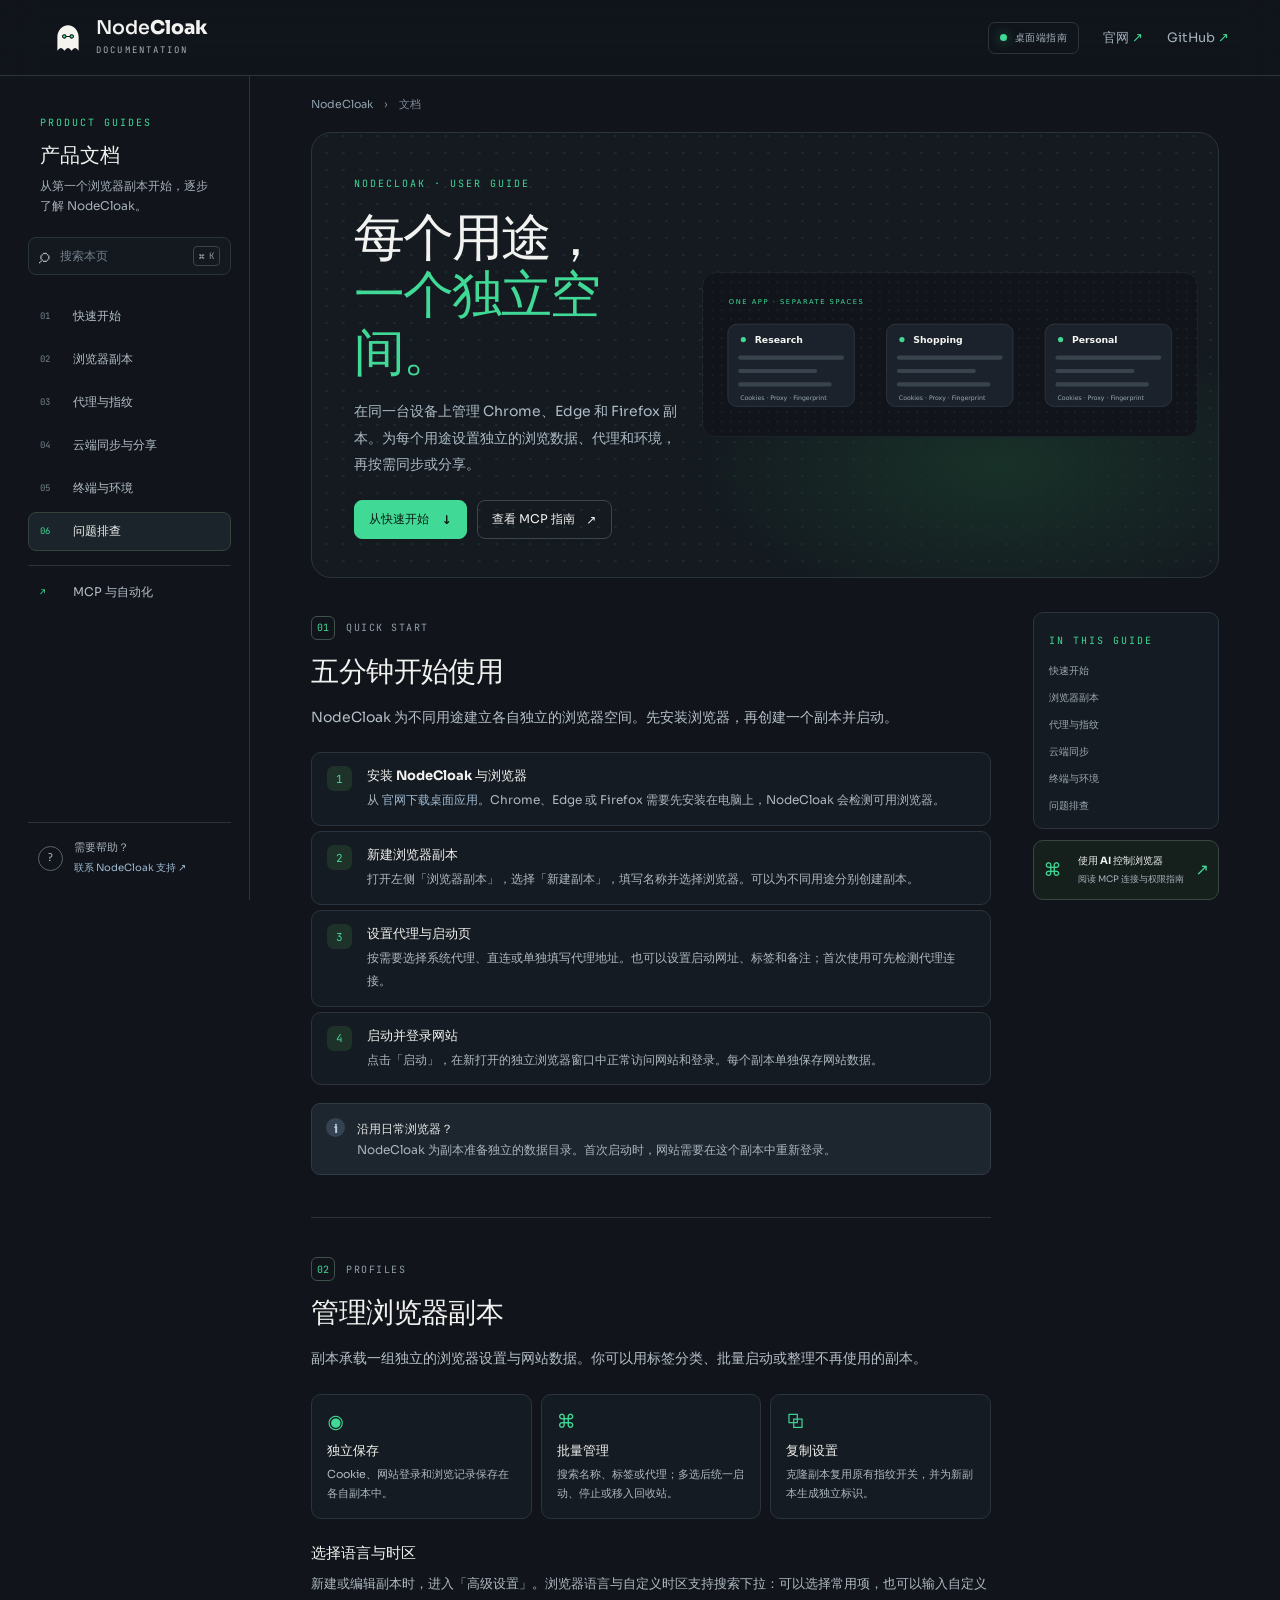
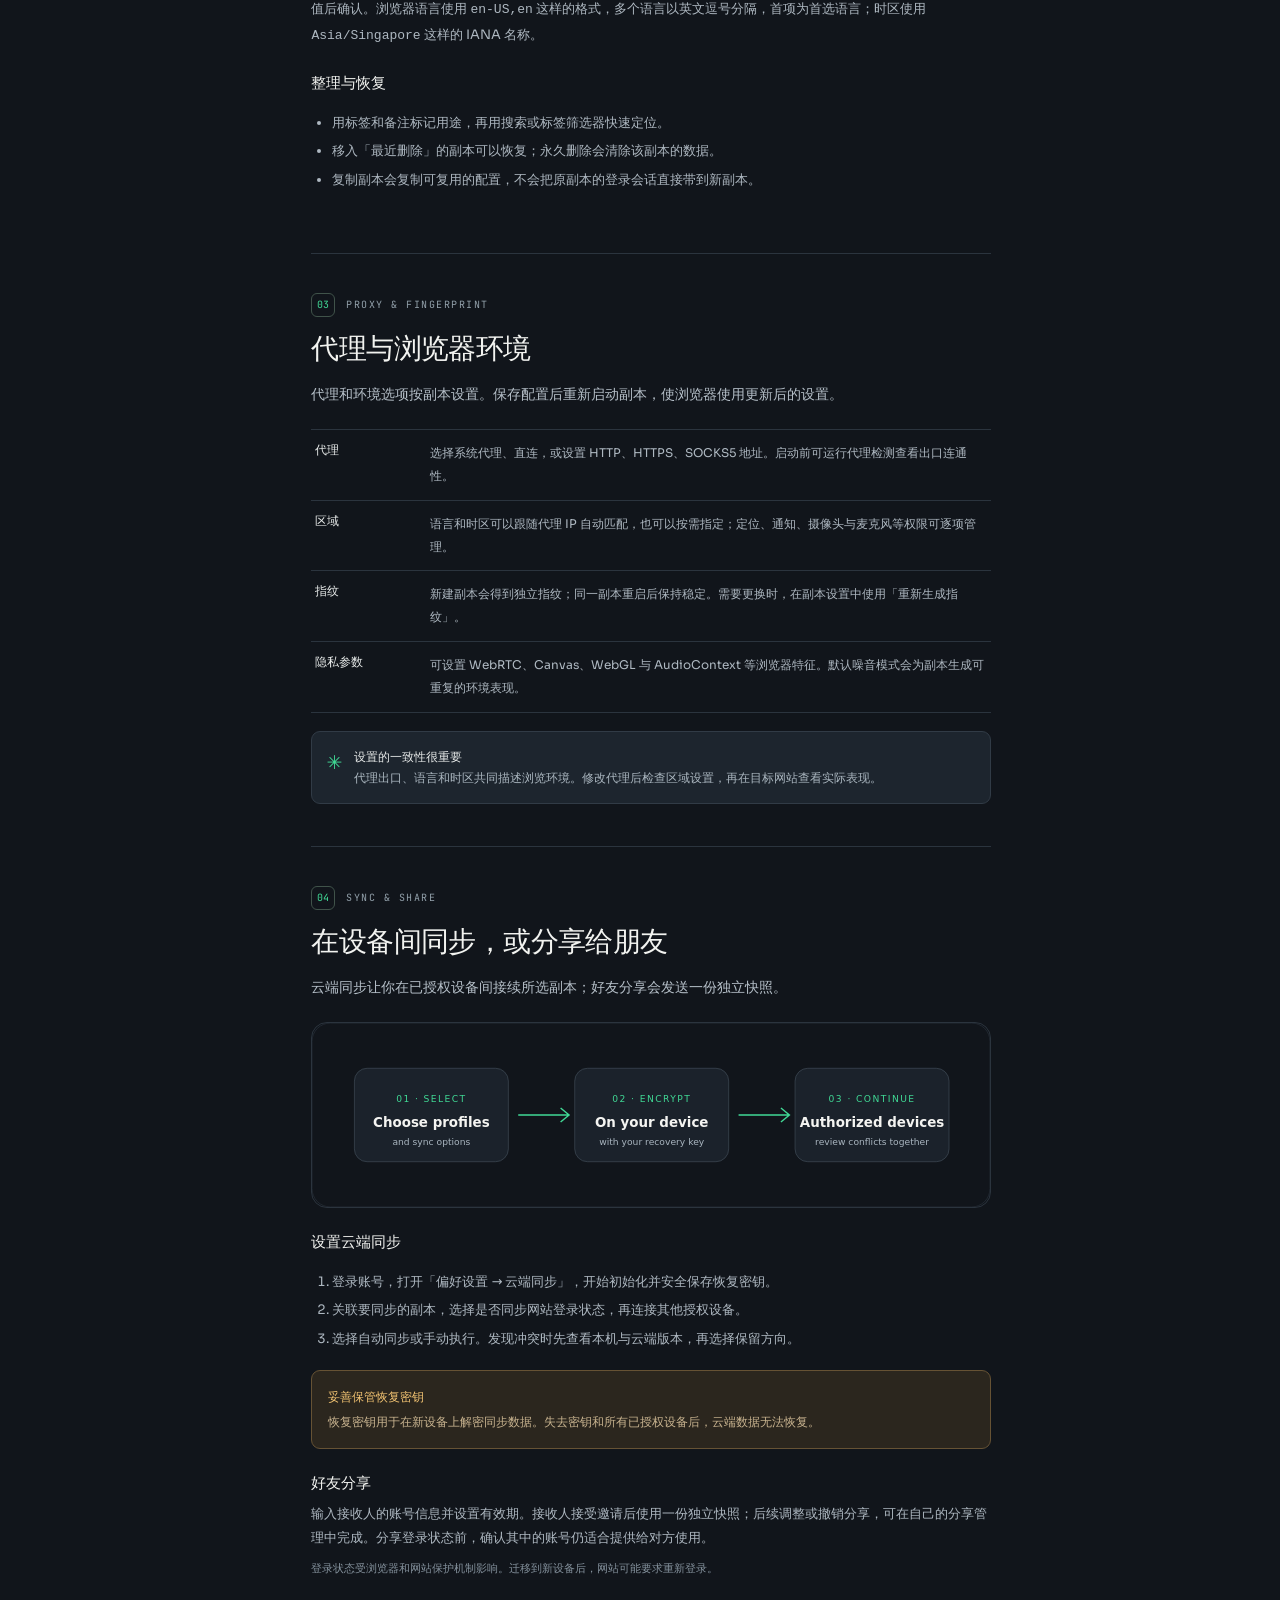
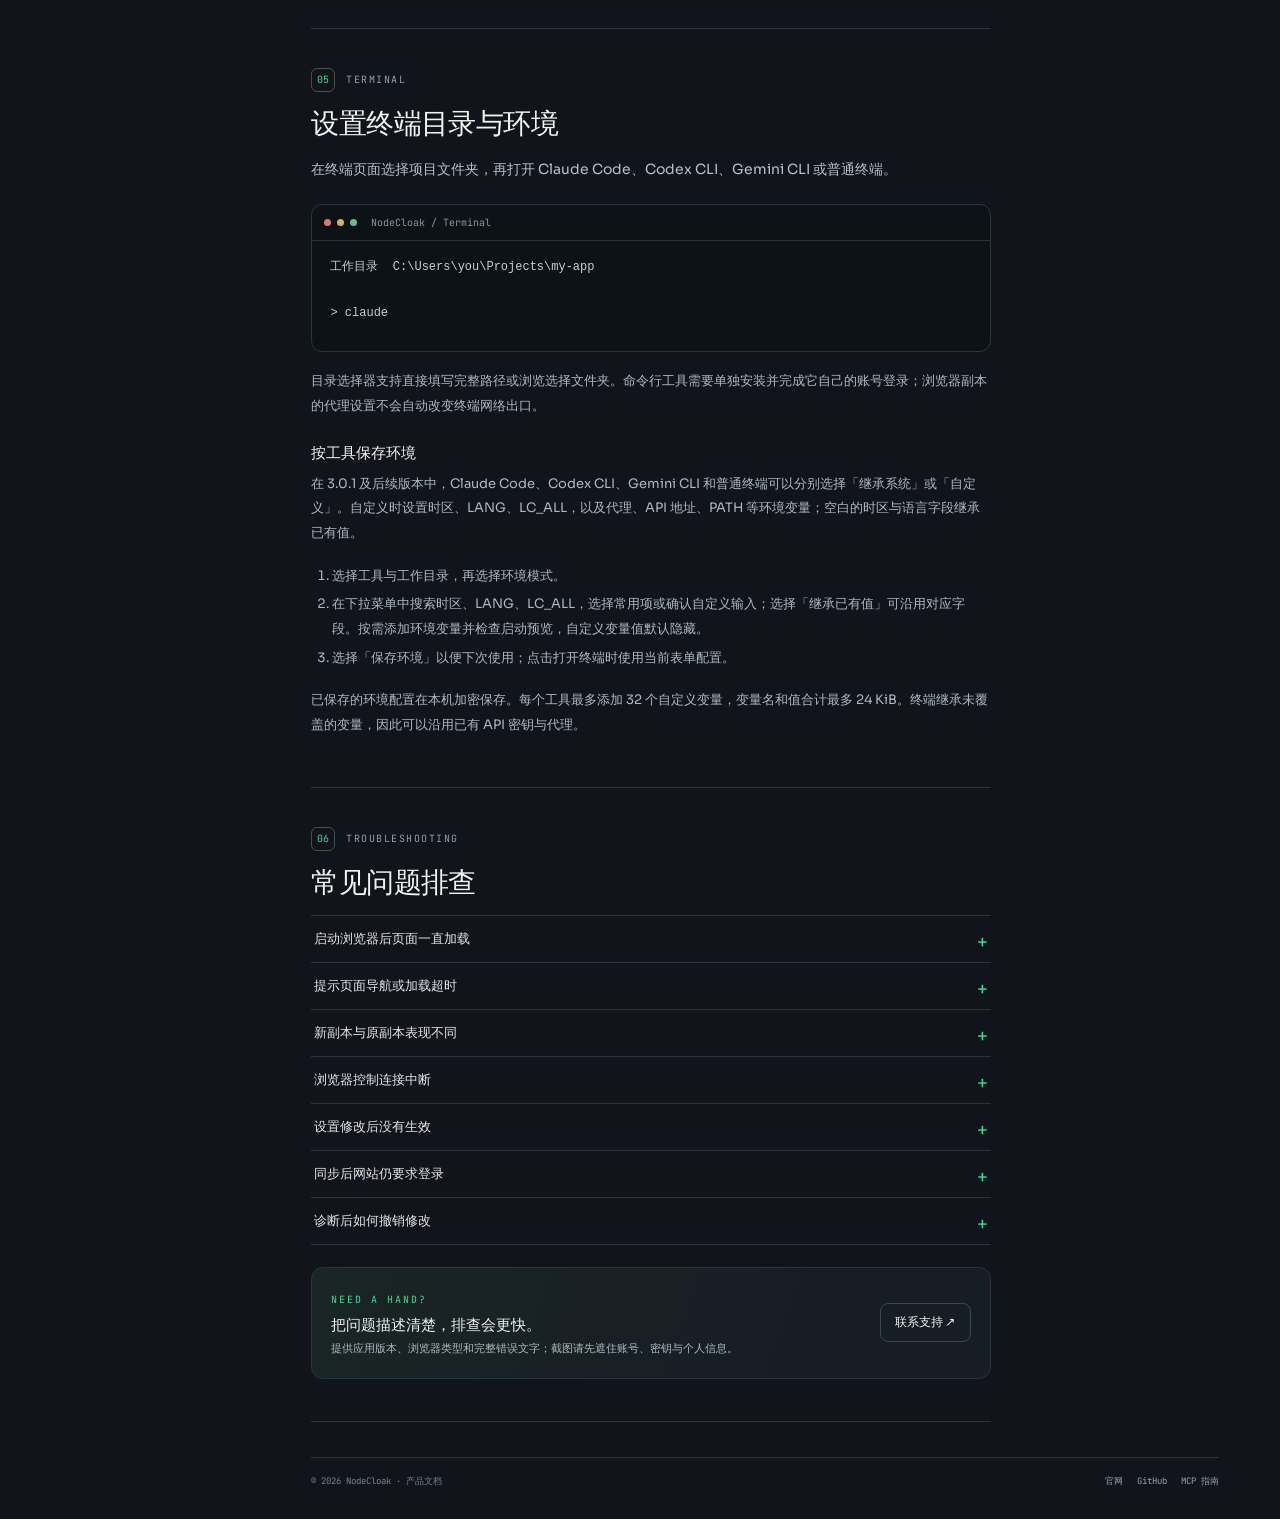
<file: index.html>
<!doctype html>
<html lang="zh-CN">
<head>
  <meta charset="utf-8">
  <meta name="viewport" content="width=device-width, initial-scale=1">
  <meta name="theme-color" content="#11151b">
  <meta name="description" content="NodeCloak 官方产品文档：浏览器副本、代理、指纹、云端同步、终端与常见问题。">
  <title>NodeCloak 文档 · 独立空间，自在浏览</title>
  <link rel="icon" type="image/svg+xml" href="assets/logo.svg">
  <link rel="stylesheet" href="assets/docs.css">
  <script defer src="assets/docs.js"></script>
</head>
<body>
  <a class="skip" href="#content">跳到文档</a>
  <header class="topbar">
    <a class="brand" href="index.html" aria-label="NodeCloak 文档首页"><img src="assets/logo.svg" alt=""><span>Node<span class="brand-strong">Cloak</span><small>DOCUMENTATION</small></span></a>
    <div class="top-actions"><span class="version"><i></i> 桌面端指南</span><a class="top-link" href="https://nodecloak.com/" rel="noopener">官网 <span aria-hidden="true">↗</span></a><a class="top-link github" href="https://github.com/nodecloak/nodecloak-docs" rel="noopener">GitHub <span aria-hidden="true">↗</span></a><button class="menu-button" type="button" aria-expanded="false" aria-controls="sidebar">目录</button></div>
  </header>
  <div class="layout">
    <aside class="sidebar" id="sidebar" aria-label="文档目录">
      <div class="sidebar-intro"><span class="eyebrow">PRODUCT GUIDES</span><h2>产品文档</h2><p>从第一个浏览器副本开始，逐步了解 NodeCloak。</p></div>
      <label class="search"><span aria-hidden="true">⌕</span><input id="doc-search" type="search" placeholder="搜索本页" aria-label="搜索文档"><kbd>⌘ K</kbd></label>
      <nav class="side-nav">
        <a class="active" href="#start"><span>01</span>快速开始</a>
        <a href="#profiles"><span>02</span>浏览器副本</a>
        <a href="#proxy"><span>03</span>代理与指纹</a>
        <a href="#sync"><span>04</span>云端同步与分享</a>
        <a href="#terminal"><span>05</span>终端与环境</a>
        <a href="#troubleshooting"><span>06</span>问题排查</a>
        <a class="mcp-nav" href="mcp.html"><span>↗</span>MCP 与自动化</a>
      </nav>
      <div class="sidebar-bottom"><div class="help-mark">?</div><p>需要帮助？<br><a href="https://nodecloak.com/contact/">联系 NodeCloak 支持 ↗</a></p></div>
    </aside>
    <main id="content" class="content">
      <div class="crumb"><a href="https://nodecloak.com/">NodeCloak</a><span>›</span><span>文档</span></div>
      <section class="hero searchable" data-search="文档指南快速开始 browser profile setup guide">
        <div class="hero-copy"><span class="eyebrow">NODECLOAK · USER GUIDE</span><h1>每个用途，<br><em>一个独立空间。</em></h1><p>在同一台设备上管理 Chrome、Edge 和 Firefox 副本。为每个用途设置独立的浏览数据、代理和环境，再按需同步或分享。</p><div class="hero-actions"><a class="button primary" href="#start">从快速开始 <span>↓</span></a><a class="button quiet" href="mcp.html">查看 MCP 指南 <span>↗</span></a></div></div>
        <div class="hero-art"><img src="assets/profile-isolation.svg" alt="研究、购物和个人用途的浏览器副本各自保存浏览数据、代理和指纹设置"></div>
      </section>
      <div class="article-grid">
        <article class="article">
          <section id="start" class="doc-section searchable" data-search="快速开始 安装 新建副本 浏览器 Chrome Edge Firefox 代理 启动">
            <div class="section-kicker"><span>01</span> QUICK START</div><h2>五分钟开始使用</h2><p class="intro">NodeCloak 为不同用途建立各自独立的浏览器空间。先安装浏览器，再创建一个副本并启动。</p>
            <div class="steps">
              <div class="step"><b>1</b><div><h3>安装 NodeCloak 与浏览器</h3><p>从 <a href="https://nodecloak.com/#download">官网下载桌面应用</a>。Chrome、Edge 或 Firefox 需要先安装在电脑上，NodeCloak 会检测可用浏览器。</p></div></div>
              <div class="step"><b>2</b><div><h3>新建浏览器副本</h3><p>打开左侧「浏览器副本」，选择「新建副本」，填写名称并选择浏览器。可以为不同用途分别创建副本。</p></div></div>
              <div class="step"><b>3</b><div><h3>设置代理与启动页</h3><p>按需要选择系统代理、直连或单独填写代理地址。也可以设置启动网址、标签和备注；首次使用可先检测代理连接。</p></div></div>
              <div class="step"><b>4</b><div><h3>启动并登录网站</h3><p>点击「启动」，在新打开的独立浏览器窗口中正常访问网站和登录。每个副本单独保存网站数据。</p></div></div>
            </div>
            <figure class="note"><span class="note-icon">i</span><figcaption><strong>沿用日常浏览器？</strong><br>NodeCloak 为副本准备独立的数据目录。首次启动时，网站需要在这个副本中重新登录。</figcaption></figure>
          </section>
          <section id="profiles" class="doc-section searchable" data-search="浏览器副本 管理 批量 删除 标签 复制 启动 克隆 独立 数据">
            <div class="section-kicker"><span>02</span> PROFILES</div><h2>管理浏览器副本</h2><p class="intro">副本承载一组独立的浏览器设置与网站数据。你可以用标签分类、批量启动或整理不再使用的副本。</p>
            <div class="card-row"><div class="info-card"><span class="card-symbol">◉</span><h3>独立保存</h3><p>Cookie、网站登录和浏览记录保存在各自副本中。</p></div><div class="info-card"><span class="card-symbol">⌘</span><h3>批量管理</h3><p>搜索名称、标签或代理；多选后统一启动、停止或移入回收站。</p></div><div class="info-card"><span class="card-symbol">⧉</span><h3>复制设置</h3><p>克隆副本复用原有指纹开关，并为新副本生成独立标识。</p></div></div>
            <h3>选择语言与时区</h3><p>新建或编辑副本时，进入「高级设置」。浏览器语言与自定义时区支持搜索下拉：可以选择常用项，也可以输入自定义值后确认。浏览器语言使用 <code>en-US,en</code> 这样的格式，多个语言以英文逗号分隔，首项为首选语言；时区使用 <code>Asia/Singapore</code> 这样的 IANA 名称。</p>
            <h3>整理与恢复</h3><ul><li>用标签和备注标记用途，再用搜索或标签筛选器快速定位。</li><li>移入「最近删除」的副本可以恢复；永久删除会清除该副本的数据。</li><li>复制副本会复制可复用的配置，不会把原副本的登录会话直接带到新副本。</li></ul>
          </section>
          <section id="proxy" class="doc-section searchable" data-search="代理 指纹 fingerprint 随机 噪音 WebRTC 时区 语言 权限 定位 Canvas WebGL">
            <div class="section-kicker"><span>03</span> PROXY & FINGERPRINT</div><h2>代理与浏览器环境</h2><p class="intro">代理和环境选项按副本设置。保存配置后重新启动副本，使浏览器使用更新后的设置。</p>
            <div class="setting-list"><div><b>代理</b><p>选择系统代理、直连，或设置 HTTP、HTTPS、SOCKS5 地址。启动前可运行代理检测查看出口连通性。</p></div><div><b>区域</b><p>语言和时区可以跟随代理 IP 自动匹配，也可以按需指定；定位、通知、摄像头与麦克风等权限可逐项管理。</p></div><div><b>指纹</b><p>新建副本会得到独立指纹；同一副本重启后保持稳定。需要更换时，在副本设置中使用「重新生成指纹」。</p></div><div><b>隐私参数</b><p>可设置 WebRTC、Canvas、WebGL 与 AudioContext 等浏览器特征。默认噪音模式会为副本生成可重复的环境表现。</p></div></div>
            <figure class="callout"><span>✳</span><figcaption><strong>设置的一致性很重要</strong><br>代理出口、语言和时区共同描述浏览环境。修改代理后检查区域设置，再在目标网站查看实际表现。</figcaption></figure>
          </section>
          <section id="sync" class="doc-section searchable" data-search="云端同步 恢复密钥 设备 冲突 分享 加密 recovery key session">
            <div class="section-kicker"><span>04</span> SYNC & SHARE</div><h2>在设备间同步，或分享给朋友</h2><p class="intro">云端同步让你在已授权设备间接续所选副本；好友分享会发送一份独立快照。</p>
            <figure class="diagram"><img src="assets/sync-flow.svg" alt="选择副本后在本机加密，再同步到已授权设备"></figure>
            <h3>设置云端同步</h3><ol><li>登录账号，打开「偏好设置 → 云端同步」，开始初始化并安全保存恢复密钥。</li><li>关联要同步的副本，选择是否同步网站登录状态，再连接其他授权设备。</li><li>选择自动同步或手动执行。发现冲突时先查看本机与云端版本，再选择保留方向。</li></ol>
            <div class="warning"><b>妥善保管恢复密钥</b><p>恢复密钥用于在新设备上解密同步数据。失去密钥和所有已授权设备后，云端数据无法恢复。</p></div>
            <h3>好友分享</h3><p>输入接收人的账号信息并设置有效期。接收人接受邀请后使用一份独立快照；后续调整或撤销分享，可在自己的分享管理中完成。分享登录状态前，确认其中的账号仍适合提供给对方使用。</p>
            <p class="muted">登录状态受浏览器和网站保护机制影响。迁移到新设备后，网站可能要求重新登录。</p>
          </section>
          <section id="terminal" class="doc-section searchable" data-search="终端 工作目录 Claude Code Codex Gemini CLI 文件夹">
            <div class="section-kicker"><span>05</span> TERMINAL</div><h2>设置终端目录与环境</h2><p class="intro">在终端页面选择项目文件夹，再打开 Claude Code、Codex CLI、Gemini CLI 或普通终端。</p>
            <div class="terminal-card"><div class="terminal-bar"><i></i><i></i><i></i><span>NodeCloak / Terminal</span></div><pre><code>工作目录  C:\Users\you\Projects\my-app

&gt; claude
</code></pre></div>
            <p>目录选择器支持直接填写完整路径或浏览选择文件夹。命令行工具需要单独安装并完成它自己的账号登录；浏览器副本的代理设置不会自动改变终端网络出口。</p>
            <h3>按工具保存环境</h3><p>在 3.0.1 及后续版本中，Claude Code、Codex CLI、Gemini CLI 和普通终端可以分别选择「继承系统」或「自定义」。自定义时设置时区、LANG、LC_ALL，以及代理、API 地址、PATH 等环境变量；空白的时区与语言字段继承已有值。</p><ol><li>选择工具与工作目录，再选择环境模式。</li><li>在下拉菜单中搜索时区、LANG、LC_ALL，选择常用项或确认自定义输入；选择「继承已有值」可沿用对应字段。按需添加环境变量并检查启动预览，自定义变量值默认隐藏。</li><li>选择「保存环境」以便下次使用；点击打开终端时使用当前表单配置。</li></ol><p>已保存的环境配置在本机加密保存。每个工具最多添加 32 个自定义变量，变量名和值合计最多 24 KiB。终端继承未覆盖的变量，因此可以沿用已有 API 密钥与代理。</p>
          </section>
          <section id="troubleshooting" class="doc-section searchable" data-search="问题排查 超时 报错 页面跳转 浏览器启动 代理 更新 日志 修复">
            <div class="section-kicker"><span>06</span> TROUBLESHOOTING</div><h2>常见问题排查</h2>
            <details><summary>启动浏览器后页面一直加载</summary><p>检查代理地址、端口和认证信息，运行代理检测；再确认本机网络可访问目标网站。可先用直连测试，区分浏览器与代理连接问题。</p></details>
            <details><summary>提示页面导航或加载超时</summary><p>网页可能加载缓慢、跳转到其他域名，或等待了较长的第三方资源。确认目标地址能够在普通浏览器打开，再重试；如果浏览器副本窗口仍在，可以直接检查页面实际状态。</p></details>
            <details><summary>新副本与原副本表现不同</summary><p>新副本使用独立的 Cookie、网站存储和指纹，网站会把它当作一个新环境。按需重新登录，并检查副本的代理、语言、时区和权限。</p></details>
            <details><summary>浏览器控制连接中断</summary><p>3.0.1 会先尝试恢复控制连接，正常关闭浏览器时更新副本状态。Firefox 恢复失败时按提示重启副本。查看实际页面后再重试未完成的操作。需要排查时，可在副本数据目录查看 nodecloak-control.jsonl 错误记录。</p></details>
            <details><summary>设置修改后没有生效</summary><p>先停止正在运行的副本，再启动一次。部分浏览器参数只会在浏览器启动时读取。</p></details>
            <details><summary>同步后网站仍要求登录</summary><p>部分网站登录数据受设备密钥或浏览器策略保护。确认已启用登录状态同步，然后按网站提示重新验证。</p></details>
            <details><summary>诊断后如何撤销修改</summary><p>在「修复记录」查看可恢复的系统设置快照，并按记录还原。应用更新与个人配置可在偏好设置中查看。</p></details>
            <div class="support-card"><div><span class="eyebrow">NEED A HAND?</span><h3>把问题描述清楚，排查会更快。</h3><p>提供应用版本、浏览器类型和完整错误文字；截图请先遮住账号、密钥与个人信息。</p></div><a class="button quiet" href="https://nodecloak.com/contact/">联系支持 ↗</a></div>
          </section>
          <div class="empty-state" hidden>没有找到匹配内容。试试“代理”“同步”或“MCP”。</div>
        </article>
        <aside class="right-rail"><div class="rail-card"><span class="eyebrow">IN THIS GUIDE</span><nav><a href="#start">快速开始</a><a href="#profiles">浏览器副本</a><a href="#proxy">代理与指纹</a><a href="#sync">云端同步</a><a href="#terminal">终端与环境</a><a href="#troubleshooting">问题排查</a></nav></div><a class="mcp-card" href="mcp.html"><span class="mcp-icon">⌘</span><span><b>使用 AI 控制浏览器</b><small>阅读 MCP 连接与权限指南</small></span><span class="arrow">↗</span></a></aside>
      </div>
      <footer class="doc-footer"><span>© 2026 NodeCloak · 产品文档</span><span><a href="https://nodecloak.com/">官网</a><a href="https://github.com/nodecloak/nodecloak-docs">GitHub</a><a href="mcp.html">MCP 指南</a></span></footer>
    </main>
  </div>
</body>
</html>
</file>
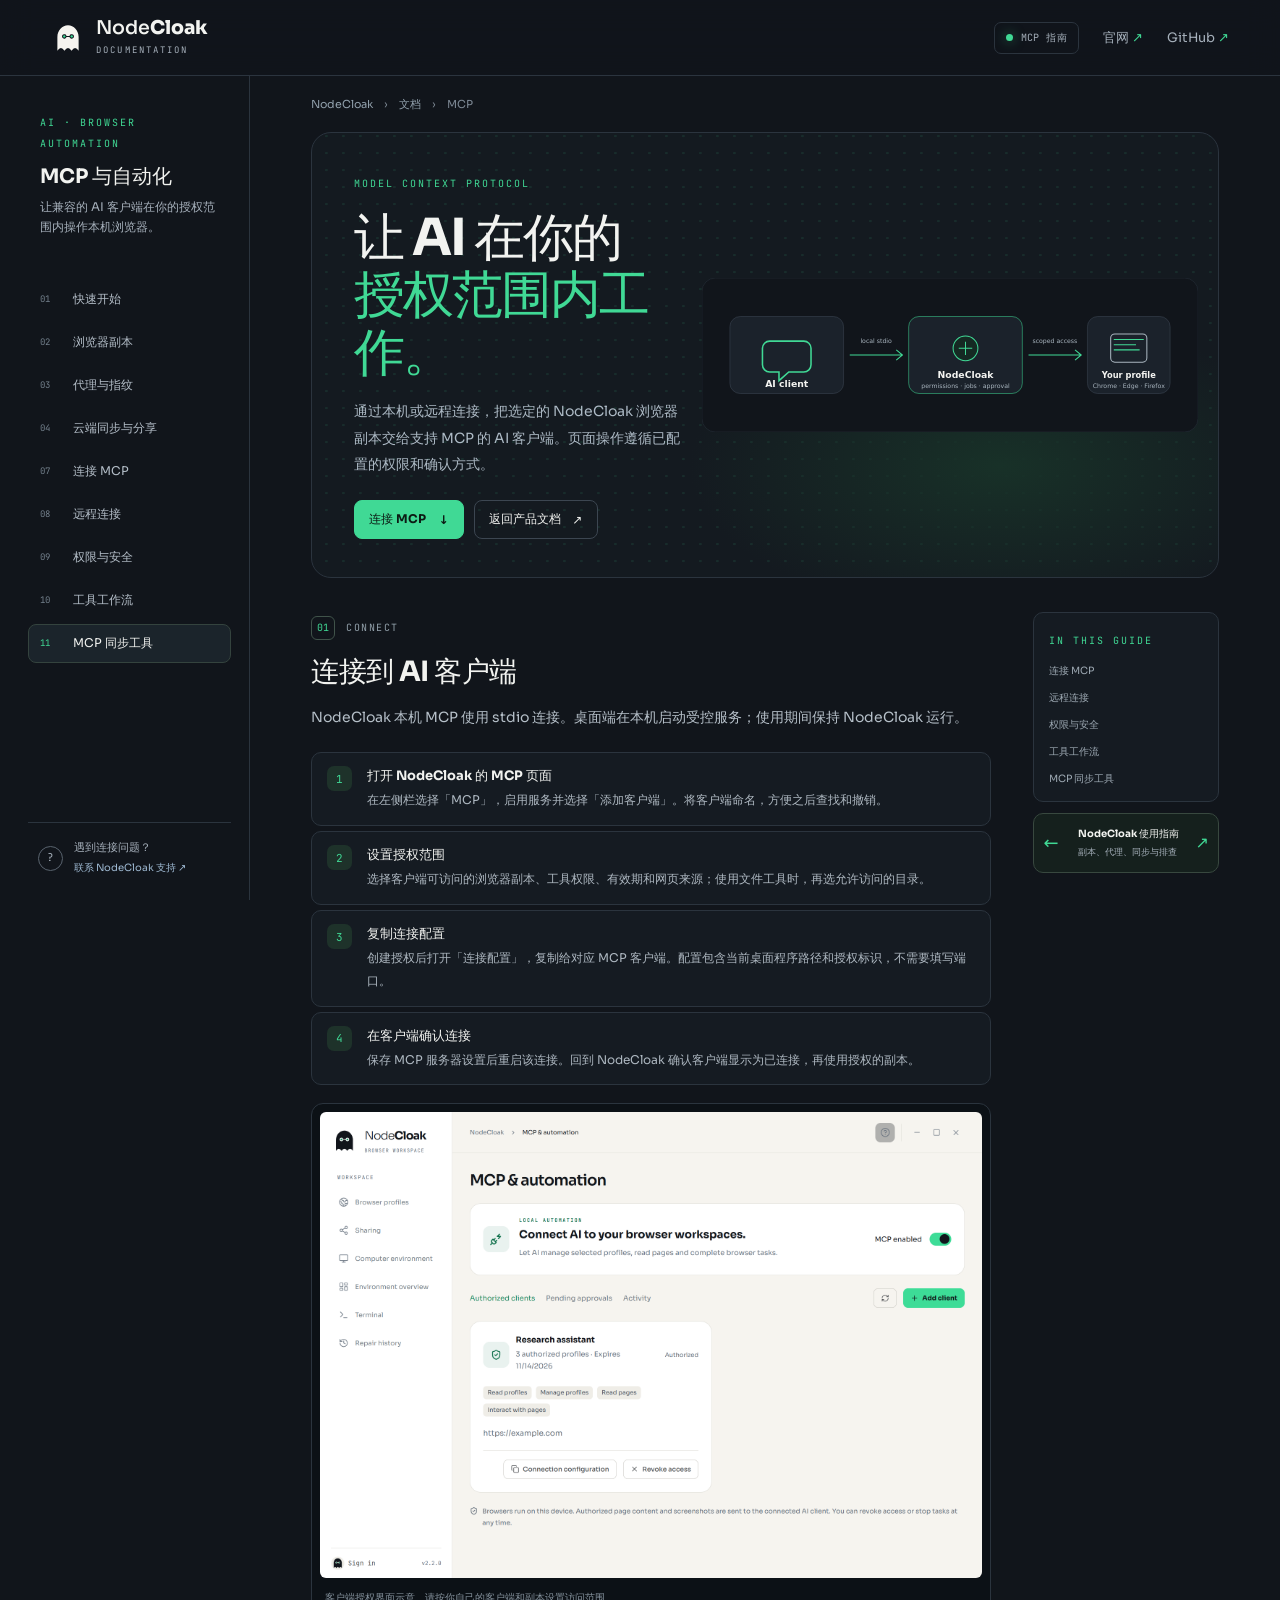
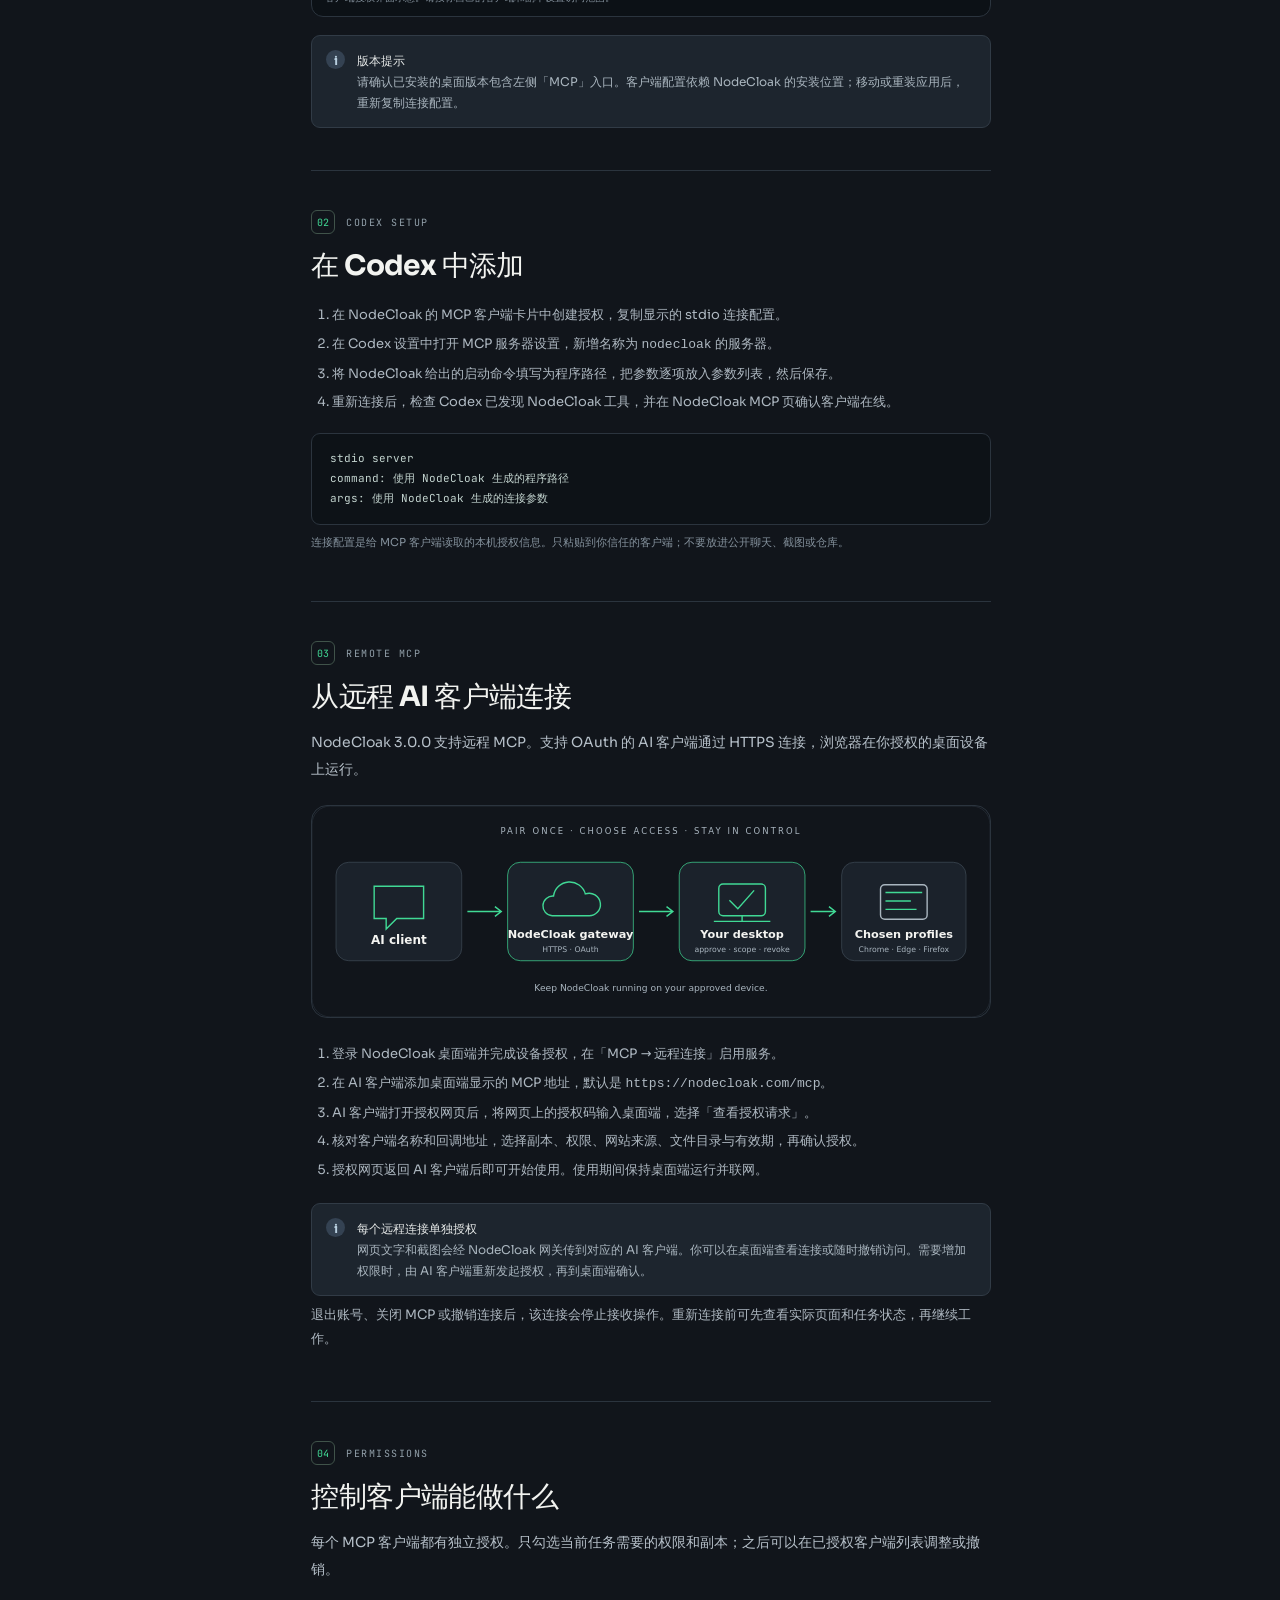
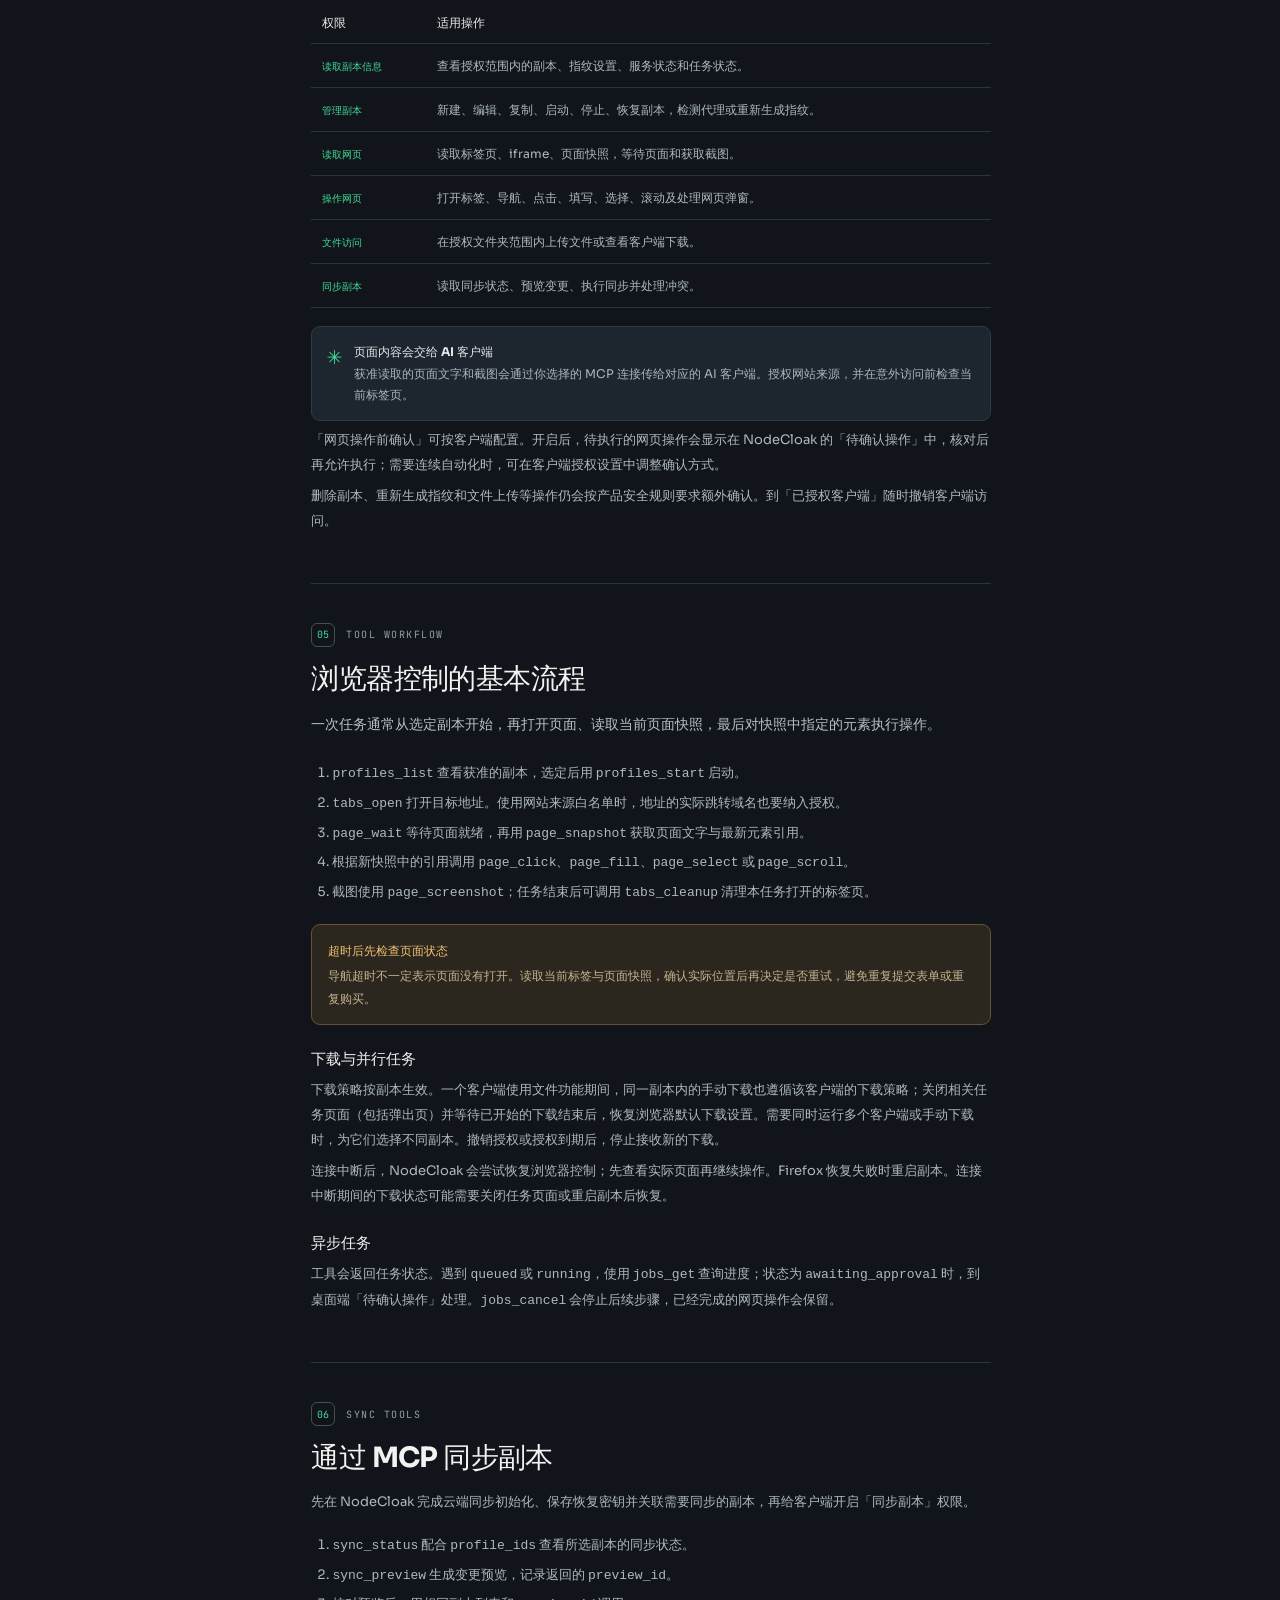
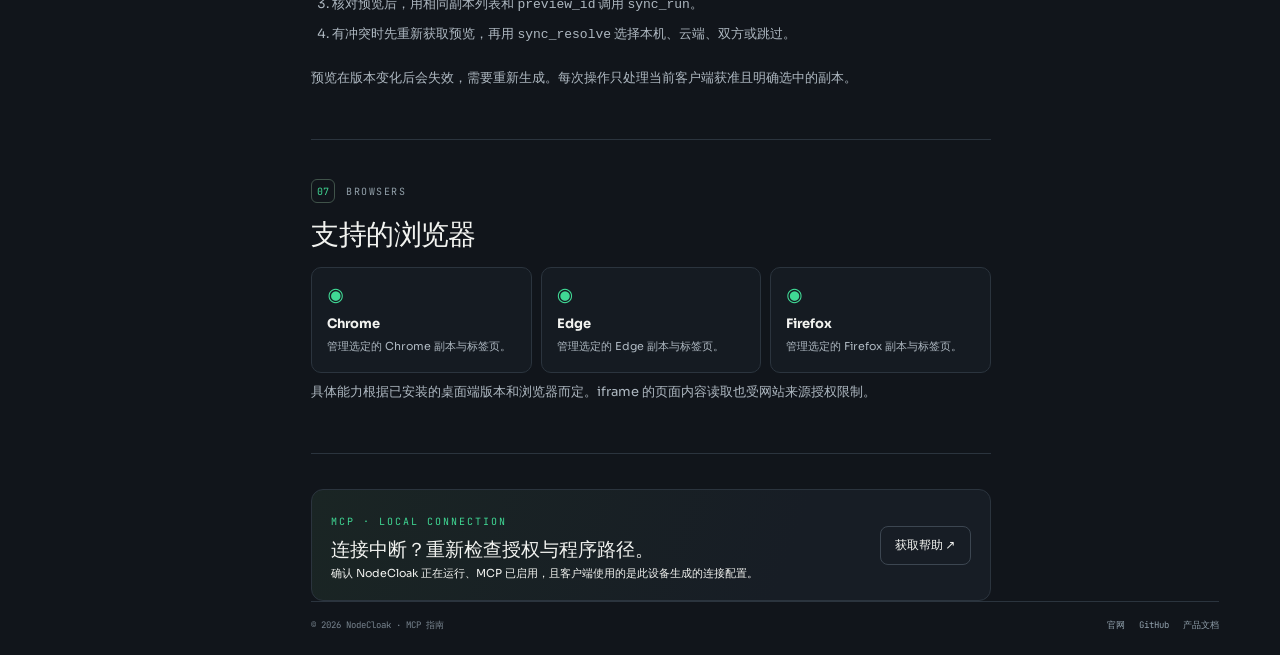
<file: mcp.html>
<!doctype html>
<html lang="zh-CN">
<head>
  <meta charset="utf-8"><meta name="viewport" content="width=device-width, initial-scale=1"><meta name="theme-color" content="#11151b">
  <meta name="description" content="NodeCloak MCP 用户指南：将本机 Chrome、Edge、Firefox 副本连接到支持 MCP 的 AI 客户端。">
  <title>MCP 与自动化 · NodeCloak 文档</title><link rel="icon" type="image/svg+xml" href="assets/logo.svg"><link rel="stylesheet" href="assets/docs.css"><script defer src="assets/docs.js"></script>
</head>
<body class="mcp-page">
  <a class="skip" href="#content">跳到文档</a>
  <header class="topbar"><a class="brand" href="index.html" aria-label="NodeCloak 文档首页"><img src="assets/logo.svg" alt=""><span>Node<span class="brand-strong">Cloak</span><small>DOCUMENTATION</small></span></a><div class="top-actions"><span class="version"><i></i> MCP 指南</span><a class="top-link" href="https://nodecloak.com/">官网 <span>↗</span></a><a class="top-link github" href="https://github.com/nodecloak/nodecloak-docs">GitHub <span>↗</span></a><button class="menu-button" type="button" aria-expanded="false" aria-controls="sidebar">目录</button></div></header>
  <div class="layout"><aside class="sidebar" id="sidebar" aria-label="文档目录"><div class="sidebar-intro"><span class="eyebrow">AI · BROWSER AUTOMATION</span><h2>MCP 与自动化</h2><p>让兼容的 AI 客户端在你的授权范围内操作本机浏览器。</p></div><nav class="side-nav"><a href="index.html#start"><span>01</span>快速开始</a><a href="index.html#profiles"><span>02</span>浏览器副本</a><a href="index.html#proxy"><span>03</span>代理与指纹</a><a href="index.html#sync"><span>04</span>云端同步与分享</a><a class="active" href="#connect"><span>07</span>连接 MCP</a><a href="#remote"><span>08</span>远程连接</a><a href="#permissions"><span>09</span>权限与安全</a><a href="#workflow"><span>10</span>工具工作流</a><a href="#sync-tools"><span>11</span>MCP 同步工具</a></nav><div class="sidebar-bottom"><div class="help-mark">?</div><p>遇到连接问题？<br><a href="https://nodecloak.com/contact/">联系 NodeCloak 支持 ↗</a></p></div></aside>
  <main id="content" class="content"><div class="crumb"><a href="https://nodecloak.com/">NodeCloak</a><span>›</span><a href="index.html">文档</a><span>›</span><span>MCP</span></div>
    <section class="hero searchable" data-search="MCP AI agent model context protocol stdio browser automation Codex Chrome Edge Firefox"><div class="hero-copy"><span class="eyebrow">MODEL CONTEXT PROTOCOL</span><h1>让 AI 在你的<br><em>授权范围内工作。</em></h1><p>通过本机或远程连接，把选定的 NodeCloak 浏览器副本交给支持 MCP 的 AI 客户端。页面操作遵循已配置的权限和确认方式。</p><div class="hero-actions"><a class="button primary" href="#connect">连接 MCP <span>↓</span></a><a class="button quiet" href="index.html">返回产品文档 <span>↗</span></a></div></div><div class="hero-art"><img src="assets/mcp-flow.svg" alt="AI 客户端通过本机 stdio 连接 NodeCloak，再访问获准的 Chrome、Edge 或 Firefox 副本"></div></section>
    <div class="article-grid"><article class="article">
      <section id="connect" class="doc-section searchable" data-search="添加连接 安装 stdio Codex 客户端 NodeCloak 设置 连接配置">
        <div class="section-kicker"><span>01</span> CONNECT</div><h2>连接到 AI 客户端</h2><p class="intro">NodeCloak 本机 MCP 使用 stdio 连接。桌面端在本机启动受控服务；使用期间保持 NodeCloak 运行。</p>
        <div class="steps"><div class="step"><b>1</b><div><h3>打开 NodeCloak 的 MCP 页面</h3><p>在左侧栏选择「MCP」，启用服务并选择「添加客户端」。将客户端命名，方便之后查找和撤销。</p></div></div><div class="step"><b>2</b><div><h3>设置授权范围</h3><p>选择客户端可访问的浏览器副本、工具权限、有效期和网页来源；使用文件工具时，再选允许访问的目录。</p></div></div><div class="step"><b>3</b><div><h3>复制连接配置</h3><p>创建授权后打开「连接配置」，复制给对应 MCP 客户端。配置包含当前桌面程序路径和授权标识，不需要填写端口。</p></div></div><div class="step"><b>4</b><div><h3>在客户端确认连接</h3><p>保存 MCP 服务器设置后重启该连接。回到 NodeCloak 确认客户端显示为已连接，再使用授权的副本。</p></div></div></div>
        <figure class="screenshot"><img src="assets/mcp-client-example.png" alt="NodeCloak MCP 页面中的客户端授权设置示意"><figcaption>客户端授权界面示意。请按你自己的客户端和副本设置访问范围。</figcaption></figure>
        <figure class="note"><span class="note-icon">i</span><figcaption><strong>版本提示</strong><br>请确认已安装的桌面版本包含左侧「MCP」入口。客户端配置依赖 NodeCloak 的安装位置；移动或重装应用后，重新复制连接配置。</figcaption></figure>
      </section>
      <section class="doc-section searchable" data-search="Codex 配置方法 command args CLI codex mcp add">
        <div class="section-kicker"><span>02</span> CODEX SETUP</div><h2>在 Codex 中添加</h2><ol><li>在 NodeCloak 的 MCP 客户端卡片中创建授权，复制显示的 stdio 连接配置。</li><li>在 Codex 设置中打开 MCP 服务器设置，新增名称为 <code>nodecloak</code> 的服务器。</li><li>将 NodeCloak 给出的启动命令填写为程序路径，把参数逐项放入参数列表，然后保存。</li><li>重新连接后，检查 Codex 已发现 NodeCloak 工具，并在 NodeCloak MCP 页确认客户端在线。</li></ol><div class="flow-code">stdio server<br>command: 使用 NodeCloak 生成的程序路径<br>args: 使用 NodeCloak 生成的连接参数</div><p class="muted">连接配置是给 MCP 客户端读取的本机授权信息。只粘贴到你信任的客户端；不要放进公开聊天、截图或仓库。</p></section>
      <section id="remote" class="doc-section searchable" data-search="远程 MCP OAuth Streamable HTTP https nodecloak.com/mcp 授权码 设备 配对">
        <div class="section-kicker"><span>03</span> REMOTE MCP</div><h2>从远程 AI 客户端连接</h2><p class="intro">NodeCloak 3.0.0 支持远程 MCP。支持 OAuth 的 AI 客户端通过 HTTPS 连接，浏览器在你授权的桌面设备上运行。</p><figure class="diagram"><img src="assets/mcp-remote.svg" alt="AI 客户端通过 NodeCloak HTTPS 网关连接，由你在桌面端批准后操作选定的浏览器副本"></figure>
        <ol><li>登录 NodeCloak 桌面端并完成设备授权，在「MCP → 远程连接」启用服务。</li><li>在 AI 客户端添加桌面端显示的 MCP 地址，默认是 <code>https://nodecloak.com/mcp</code>。</li><li>AI 客户端打开授权网页后，将网页上的授权码输入桌面端，选择「查看授权请求」。</li><li>核对客户端名称和回调地址，选择副本、权限、网站来源、文件目录与有效期，再确认授权。</li><li>授权网页返回 AI 客户端后即可开始使用。使用期间保持桌面端运行并联网。</li></ol><figure class="note"><span class="note-icon">i</span><figcaption><strong>每个远程连接单独授权</strong><br>网页文字和截图会经 NodeCloak 网关传到对应的 AI 客户端。你可以在桌面端查看连接或随时撤销访问。需要增加权限时，由 AI 客户端重新发起授权，再到桌面端确认。</figcaption></figure><p>退出账号、关闭 MCP 或撤销连接后，该连接会停止接收操作。重新连接前可先查看实际页面和任务状态，再继续工作。</p>
      </section>
      <section id="permissions" class="doc-section searchable" data-search="权限 管理副本 页面读取 页面写入 文件 同步 授权 确认点击 输入导航 安全">
        <div class="section-kicker"><span>04</span> PERMISSIONS</div><h2>控制客户端能做什么</h2><p class="intro">每个 MCP 客户端都有独立授权。只勾选当前任务需要的权限和副本；之后可以在已授权客户端列表调整或撤销。</p>
        <table class="permission-table"><thead><tr><th>权限</th><th>适用操作</th></tr></thead><tbody><tr><td><code>读取副本信息</code></td><td>查看授权范围内的副本、指纹设置、服务状态和任务状态。</td></tr><tr><td><code>管理副本</code></td><td>新建、编辑、复制、启动、停止、恢复副本，检测代理或重新生成指纹。</td></tr><tr><td><code>读取网页</code></td><td>读取标签页、iframe、页面快照，等待页面和获取截图。</td></tr><tr><td><code>操作网页</code></td><td>打开标签、导航、点击、填写、选择、滚动及处理网页弹窗。</td></tr><tr><td><code>文件访问</code></td><td>在授权文件夹范围内上传文件或查看客户端下载。</td></tr><tr><td><code>同步副本</code></td><td>读取同步状态、预览变更、执行同步并处理冲突。</td></tr></tbody></table>
        <figure class="callout"><span>✳</span><figcaption><strong>页面内容会交给 AI 客户端</strong><br>获准读取的页面文字和截图会通过你选择的 MCP 连接传给对应的 AI 客户端。授权网站来源，并在意外访问前检查当前标签页。</figcaption></figure><p>「网页操作前确认」可按客户端配置。开启后，待执行的网页操作会显示在 NodeCloak 的「待确认操作」中，核对后再允许执行；需要连续自动化时，可在客户端授权设置中调整确认方式。</p><p>删除副本、重新生成指纹和文件上传等操作仍会按产品安全规则要求额外确认。到「已授权客户端」随时撤销客户端访问。</p></section>
      <section id="workflow" class="doc-section searchable" data-search="工具 调用 工作流 jobs_get profiles_list profiles_start tabs_open page_snapshot page_click page_fill screenshot timeout error">
        <div class="section-kicker"><span>05</span> TOOL WORKFLOW</div><h2>浏览器控制的基本流程</h2><p class="intro">一次任务通常从选定副本开始，再打开页面、读取当前页面快照，最后对快照中指定的元素执行操作。</p><ol><li><code>profiles_list</code> 查看获准的副本，选定后用 <code>profiles_start</code> 启动。</li><li><code>tabs_open</code> 打开目标地址。使用网站来源白名单时，地址的实际跳转域名也要纳入授权。</li><li><code>page_wait</code> 等待页面就绪，再用 <code>page_snapshot</code> 获取页面文字与最新元素引用。</li><li>根据新快照中的引用调用 <code>page_click</code>、<code>page_fill</code>、<code>page_select</code> 或 <code>page_scroll</code>。</li><li>截图使用 <code>page_screenshot</code>；任务结束后可调用 <code>tabs_cleanup</code> 清理本任务打开的标签页。</li></ol><div class="warning"><b>超时后先检查页面状态</b><p>导航超时不一定表示页面没有打开。读取当前标签与页面快照，确认实际位置后再决定是否重试，避免重复提交表单或重复购买。</p></div><h3>下载与并行任务</h3><p>下载策略按副本生效。一个客户端使用文件功能期间，同一副本内的手动下载也遵循该客户端的下载策略；关闭相关任务页面（包括弹出页）并等待已开始的下载结束后，恢复浏览器默认下载设置。需要同时运行多个客户端或手动下载时，为它们选择不同副本。撤销授权或授权到期后，停止接收新的下载。</p><p>连接中断后，NodeCloak 会尝试恢复浏览器控制；先查看实际页面再继续操作。Firefox 恢复失败时重启副本。连接中断期间的下载状态可能需要关闭任务页面或重启副本后恢复。</p><h3>异步任务</h3><p>工具会返回任务状态。遇到 <code>queued</code> 或 <code>running</code>，使用 <code>jobs_get</code> 查询进度；状态为 <code>awaiting_approval</code> 时，到桌面端「待确认操作」处理。<code>jobs_cancel</code> 会停止后续步骤，已经完成的网页操作会保留。</p></section>
      <section id="sync-tools" class="doc-section searchable" data-search="MCP 同步工具 sync_status sync_preview sync_run sync_resolve profile_ids preview_id 冲突">
        <div class="section-kicker"><span>06</span> SYNC TOOLS</div><h2>通过 MCP 同步副本</h2><p>先在 NodeCloak 完成云端同步初始化、保存恢复密钥并关联需要同步的副本，再给客户端开启「同步副本」权限。</p><ol><li><code>sync_status</code> 配合 <code>profile_ids</code> 查看所选副本的同步状态。</li><li><code>sync_preview</code> 生成变更预览，记录返回的 <code>preview_id</code>。</li><li>核对预览后，用相同副本列表和 <code>preview_id</code> 调用 <code>sync_run</code>。</li><li>有冲突时先重新获取预览，再用 <code>sync_resolve</code> 选择本机、云端、双方或跳过。</li></ol><p>预览在版本变化后会失效，需要重新生成。每次操作只处理当前客户端获准且明确选中的副本。</p></section>
      <section class="doc-section searchable" data-search="Chrome Edge Firefox 支持 浏览器 iframe 扩展">
        <div class="section-kicker"><span>07</span> BROWSERS</div><h2>支持的浏览器</h2><div class="card-row"><div class="info-card"><span class="card-symbol">◉</span><h3>Chrome</h3><p>管理选定的 Chrome 副本与标签页。</p></div><div class="info-card"><span class="card-symbol">◉</span><h3>Edge</h3><p>管理选定的 Edge 副本与标签页。</p></div><div class="info-card"><span class="card-symbol">◉</span><h3>Firefox</h3><p>管理选定的 Firefox 副本与标签页。</p></div></div><p>具体能力根据已安装的桌面端版本和浏览器而定。iframe 的页面内容读取也受网站来源授权限制。</p></section>
      <div class="support-card"><div><span class="eyebrow">MCP · LOCAL CONNECTION</span><h3>连接中断？重新检查授权与程序路径。</h3><p>确认 NodeCloak 正在运行、MCP 已启用，且客户端使用的是此设备生成的连接配置。</p></div><a class="button quiet" href="https://nodecloak.com/contact/">获取帮助 ↗</a></div>
    </article><aside class="right-rail"><div class="rail-card"><span class="eyebrow">IN THIS GUIDE</span><nav><a href="#connect">连接 MCP</a><a href="#remote">远程连接</a><a href="#permissions">权限与安全</a><a href="#workflow">工具工作流</a><a href="#sync-tools">MCP 同步工具</a></nav></div><a class="mcp-card" href="index.html"><span class="mcp-icon">←</span><span><b>NodeCloak 使用指南</b><small>副本、代理、同步与排查</small></span><span class="arrow">↗</span></a></aside></div><footer class="doc-footer"><span>© 2026 NodeCloak · MCP 指南</span><span><a href="https://nodecloak.com/">官网</a><a href="https://github.com/nodecloak/nodecloak-docs">GitHub</a><a href="index.html">产品文档</a></span></footer></main></div>
</body>
</html>
</file>
<file: assets/docs.css>
@font-face{font-family:Sora;src:url("fonts/sora.ttf") format("truetype");font-weight:100 900;font-display:swap}@font-face{font-family:"JetBrains Mono";src:url("fonts/jetbrains-mono.ttf") format("truetype");font-weight:100 900;font-display:swap}:root{color-scheme:dark;--ink:#11151b;--panel:#171d25;--panel-2:#1d252e;--line:#2b343e;--text:#f2f3f0;--muted:#a6b0bb;--green:#40d995;--blue:#9eb9d2;--mono:"JetBrains Mono",ui-monospace,SFMono-Regular,Consolas,monospace;--sans:Inter,"Sora",ui-sans-serif,system-ui,-apple-system,"Segoe UI",sans-serif;font-family:var(--sans);background:var(--ink);color:var(--text);font-synthesis:none;text-rendering:optimizeLegibility;scroll-behavior:smooth}*{box-sizing:border-box}body{margin:0;min-width:320px}.skip{position:fixed;left:12px;top:-80px;z-index:30;padding:12px 16px;background:var(--green);color:#07140e;border-radius:8px}.skip:focus{top:12px}a{color:var(--blue);text-decoration:none}a:hover{color:var(--green)}button,input{font:inherit}.topbar{height:76px;position:sticky;top:0;z-index:10;display:flex;align-items:center;justify-content:space-between;padding:0 clamp(18px,4vw,56px);background:rgba(17,21,27,.93);border-bottom:1px solid var(--line);backdrop-filter:blur(16px)}.brand{display:flex;align-items:center;gap:11px;color:var(--text);font-size:19px;line-height:1;font-weight:550}.brand img{width:34px;height:42px;object-fit:contain}.brand-strong{font-weight:800}.brand small{display:block;margin-top:6px;color:var(--muted);font:9px var(--mono);letter-spacing:2.1px}.top-actions{display:flex;align-items:center;gap:24px}.top-link{font-size:13px;color:var(--muted)}.top-link span{color:var(--green)}.version{display:flex;align-items:center;gap:8px;padding:8px 11px;border:1px solid var(--line);border-radius:7px;color:var(--muted);font:10px var(--mono);letter-spacing:.4px}.version i{width:7px;height:7px;border-radius:50%;background:var(--green);box-shadow:0 0 12px #40d99588}.menu-button{display:none;background:var(--panel-2);border:1px solid var(--line);color:var(--text);padding:8px 12px;border-radius:8px}.layout{display:grid;grid-template-columns:250px minmax(0,1fr);max-width:1600px;margin:auto}.sidebar{position:sticky;top:76px;height:calc(100vh - 76px);padding:34px 18px 22px 28px;border-right:1px solid var(--line);display:flex;flex-direction:column}.sidebar-intro{padding:0 12px 20px}.eyebrow{color:var(--green);font:10px var(--mono);letter-spacing:2px}.sidebar-intro h2{font-size:20px;margin:11px 0 7px}.sidebar-intro p{font-size:12px;line-height:1.7;color:var(--muted);margin:0}.search{display:flex;align-items:center;gap:8px;height:38px;padding:0 10px;border:1px solid var(--line);background:#141920;border-radius:8px;color:var(--muted)}.search>span{font-size:21px;line-height:1}.search input{min-width:0;width:100%;border:0;outline:0;background:transparent;color:var(--text);font-size:12px}.search input::placeholder{color:#74808b}.search kbd{white-space:nowrap;border:1px solid #3a444f;border-radius:4px;padding:3px 5px;color:#8995a0;font:9px var(--mono)}.side-nav{display:grid;gap:4px;margin-top:22px}.side-nav a{display:flex;align-items:center;gap:12px;padding:10px 11px;border:1px solid transparent;border-radius:8px;color:#b4bec8;font-size:12px;transition:background .15s,color .15s}.side-nav a span{width:21px;color:#74818d;font:9px var(--mono)}.side-nav a:hover,.side-nav a.active{background:#1b242b;color:var(--text)}.side-nav a.active{border-color:#34433e}.side-nav a.active span,.side-nav .mcp-nav span{color:var(--green)}.side-nav .mcp-nav{margin-top:10px;border-top:1px solid var(--line);border-radius:0;padding-top:18px}.sidebar-bottom{display:flex;align-items:center;gap:11px;margin-top:auto;padding:15px 10px 0;border-top:1px solid var(--line);color:var(--muted);font-size:11px;line-height:1.8}.help-mark{display:grid;place-items:center;flex:none;width:25px;height:25px;border:1px solid #59636e;border-radius:50%;font-family:var(--mono)}.sidebar-bottom p{margin:0}.sidebar-bottom a{font-size:10px}.content{min-width:0;padding:0 clamp(22px,4.8vw,72px) 36px}.crumb{height:56px;display:flex;align-items:center;gap:11px;color:#7e8995;font-size:11px}.crumb a{color:#91a0ac}.hero{position:relative;overflow:hidden;min-height:310px;padding:38px 42px;border:1px solid var(--line);border-radius:20px;background:radial-gradient(ellipse at 76% 75%,#183128 0%,transparent 32%),radial-gradient(circle at 85% 18%,#40d99519 1px,transparent 1.5px);background-color:#141a20;background-size:auto,17px 17px;display:grid;grid-template-columns:minmax(330px,.82fr) minmax(320px,1.18fr);align-items:center;gap:18px}.hero-copy{position:relative;z-index:1}.hero h1{font-size:clamp(34px,4vw,52px);letter-spacing:-2px;line-height:1.12;margin:17px 0}.hero h1 em{font-style:normal;color:var(--green)}.hero-copy>p{max-width:530px;color:#adbac5;font-size:14px;line-height:1.9;margin:0}.hero-art{margin-right:-22px}.hero-art img{display:block;width:100%;height:auto}.hero-actions{display:flex;gap:10px;margin-top:22px}.button{display:inline-flex;align-items:center;gap:12px;padding:10px 14px;border:1px solid #3c4651;border-radius:8px;color:var(--text);font-size:12px}.button.primary{background:var(--green);border-color:var(--green);color:#0c1b14;font-weight:700}.button:hover{border-color:var(--green)}.article-grid{display:grid;grid-template-columns:minmax(0,1fr) 186px;gap:42px;align-items:start;margin-top:34px}.article{min-width:0}.doc-section{padding:4px 0 42px;margin-bottom:35px;border-bottom:1px solid var(--line);scroll-margin-top:96px}.section-kicker{display:flex;align-items:center;gap:11px;color:#92a0aa;font:10px var(--mono);letter-spacing:1.5px}.section-kicker span{display:grid;place-items:center;width:24px;height:24px;border:1px solid #40534a;border-radius:6px;color:var(--green);letter-spacing:0}.doc-section h2{margin:13px 0;font-size:28px;letter-spacing:-.6px}.doc-section h3{font-size:15px;margin:24px 0 9px}.doc-section p,.doc-section li{color:#aeb8c1;font-size:13px;line-height:1.9}.doc-section p{margin:7px 0}.doc-section .intro{font-size:14px;margin:0 0 22px;color:#b6c0c9}.doc-section ul,.doc-section ol{padding-left:21px}.doc-section li{padding:2px 0}.steps{display:grid;gap:5px}.step{display:grid;grid-template-columns:27px 1fr;gap:13px;padding:13px 15px;border:1px solid var(--line);border-radius:10px;background:#151b22}.step>b{display:grid;place-items:center;width:25px;height:25px;border-radius:7px;background:#1e322a;color:var(--green);font:11px var(--mono)}.step h3{margin:1px 0 4px;font-size:13px}.step p{margin:0;font-size:12px}.note,.callout{display:flex;gap:12px;margin:18px 0 0;padding:14px;border-radius:9px;background:#1d252e;border:1px solid #313b46;color:#aab6bf}.note{font-size:12px;line-height:1.75}.note-icon{display:grid;place-items:center;flex:none;border-radius:50%;width:19px;height:19px;background:#344252;color:#b8cfdf;font-weight:700}.note strong,.callout strong{color:#e6e9e8}.card-row{display:grid;grid-template-columns:repeat(3,minmax(0,1fr));gap:9px}.info-card{padding:15px;border:1px solid var(--line);background:#151b22;border-radius:10px}.card-symbol{color:var(--green);font-size:19px}.info-card h3{margin:8px 0 5px;font-size:13px}.info-card p{font-size:11px;line-height:1.75;margin:0}.setting-list{border-top:1px solid var(--line)}.setting-list>div{display:grid;grid-template-columns:100px 1fr;gap:15px;padding:12px 4px;border-bottom:1px solid var(--line)}.setting-list b{font-size:12px;color:#e7eae9}.setting-list p{margin:0;font-size:12px}.callout{font-size:12px;line-height:1.8}.callout>span{font-size:19px;color:var(--green)}.diagram{padding:0;margin:18px 0 22px}.diagram img{display:block;width:100%;border:1px solid var(--line);border-radius:16px}.warning{padding:14px 16px;border:1px solid #665234;border-radius:9px;background:#2b261e;color:#f2c372}.warning b{font-size:12px}.warning p{margin:5px 0 0;color:#c8b38f;font-size:12px}.muted{color:#84919c!important;font-size:11px!important}.terminal-card{overflow:hidden;margin:17px 0;border:1px solid var(--line);border-radius:11px;background:#0d1217}.terminal-bar{height:36px;display:flex;align-items:center;gap:6px;padding:0 12px;border-bottom:1px solid var(--line);color:#8996a1;font:10px var(--mono)}.terminal-bar i{width:7px;height:7px;border-radius:50%;background:#505d68}.terminal-bar i:first-child{background:#d37b70}.terminal-bar i:nth-child(2){background:#d5b05e}.terminal-bar i:nth-child(3){background:#64bc8c}.terminal-bar span{margin-left:8px}.terminal-card pre{padding:3px 18px 15px;color:#c4d0d0;font:12px/1.8 var(--mono)}details{border-top:1px solid var(--line)}details:last-of-type{border-bottom:1px solid var(--line)}summary{cursor:pointer;padding:14px 3px;color:#e2e7e5;font-size:13px;list-style:none}summary::-webkit-details-marker{display:none}summary:after{content:"+";float:right;color:var(--green);font:18px var(--mono)}details[open] summary:after{content:"−"}details p{padding:0 20px 13px 3px;margin:0!important}.support-card{display:flex;justify-content:space-between;align-items:center;gap:15px;margin-top:22px;padding:19px;border:1px solid var(--line);border-radius:12px;background:linear-gradient(110deg,#1a2524,#171d25 70%)}.support-card h3{margin:7px 0 3px}.support-card p{max-width:430px;font-size:11px;margin:0}.right-rail{position:sticky;top:96px}.rail-card{padding:15px;border:1px solid var(--line);border-radius:10px;background:#151b22}.rail-card nav{display:grid;gap:13px;margin-top:15px}.rail-card nav a{font-size:10px;color:#9da9b3}.rail-card nav a:hover{color:var(--green)}.mcp-card{display:grid;grid-template-columns:26px 1fr 12px;align-items:center;gap:8px;margin-top:11px;padding:13px 10px;border:1px solid #38483f;border-radius:10px;background:#15201d;color:var(--text)}.mcp-icon{color:var(--green);font-size:18px}.mcp-card b,.mcp-card small{display:block}.mcp-card b{font-size:10px}.mcp-card small{margin-top:5px;color:var(--muted);font-size:9px}.mcp-card .arrow{color:var(--green)}.doc-footer{display:flex;justify-content:space-between;gap:14px;padding-top:17px;border-top:1px solid var(--line);color:#77838e;font:9px var(--mono)}.doc-footer>span:last-child{display:flex;gap:14px}.doc-footer a{color:#91a0ac}.doc-footer a:hover{color:var(--green)}.empty-state{display:none;padding:28px;text-align:center;color:var(--muted);border:1px dashed var(--line);border-radius:10px}.empty-state:not([hidden]){display:block}.mcp-page .hero{min-height:270px}.mcp-page .hero-art{display:grid;place-items:center}.mcp-page .hero-art img{max-width:540px}.permission-table{width:100%;border-collapse:collapse;margin:16px 0;font-size:12px}.permission-table th,.permission-table td{padding:11px;text-align:left;border-bottom:1px solid var(--line);vertical-align:top}.permission-table th{color:#e6eae8;font-weight:650}.permission-table td{color:#aeb8c1;line-height:1.75}.permission-table code{color:var(--green);font-family:var(--mono);font-size:10px}.screenshot{margin:18px 0;padding:8px;border:1px solid var(--line);border-radius:12px;background:#0c1116}.screenshot img{width:100%;height:auto;border-radius:6px}.screenshot figcaption{padding:8px 5px 3px;color:#86939e;font-size:10px}.flow-code{padding:15px 18px;border:1px solid var(--line);border-radius:9px;background:#0d1217;color:#c3d4cf;font:11px/1.8 var(--mono);overflow:auto}.anchor-target{scroll-margin-top:94px}@media(max-width:1050px){.layout{grid-template-columns:215px minmax(0,1fr)}.sidebar{padding-left:17px}.article-grid{grid-template-columns:minmax(0,1fr)}.right-rail{display:none}.hero{grid-template-columns:1fr minmax(230px,.75fr);padding:30px}.content{padding-left:30px;padding-right:30px}}@media(max-width:700px){.topbar{height:62px;padding:0 15px}.top-actions{gap:12px}.version,.top-link{display:none}.menu-button{display:block}.layout{display:block}.sidebar{position:fixed;z-index:9;top:62px;left:0;bottom:0;width:280px;height:auto;padding:24px 18px;background:#11151b;border-right:1px solid var(--line);transform:translateX(-105%);transition:transform .2s ease}.sidebar.open{transform:translateX(0)}.content{padding:0 16px 24px}.crumb{height:45px}.hero{display:block;padding:25px 21px;min-height:0}.hero h1{font-size:37px}.hero-art{margin:20px -12px -8px}.hero-art img{width:100%}.article-grid{margin-top:27px}.doc-section{padding-bottom:31px;margin-bottom:28px}.doc-section h2{font-size:24px}.card-row{grid-template-columns:1fr}.info-card{display:grid;grid-template-columns:25px 1fr;column-gap:8px}.info-card .card-symbol{grid-row:span 2}.info-card h3{margin:1px 0}.setting-list>div{grid-template-columns:75px 1fr;gap:10px}.support-card{align-items:flex-start;flex-direction:column}.doc-footer{flex-direction:column}.doc-footer>span:last-child{flex-wrap:wrap}.permission-table{font-size:10px}.permission-table th,.permission-table td{padding:8px 5px}.mcp-page .hero{padding:24px 20px}.mcp-page .hero-art{margin-top:22px}.skip{font-size:12px}}@media(prefers-reduced-motion:reduce){*,*:before,*:after{scroll-behavior:auto!important;transition:none!important}}
</file>
